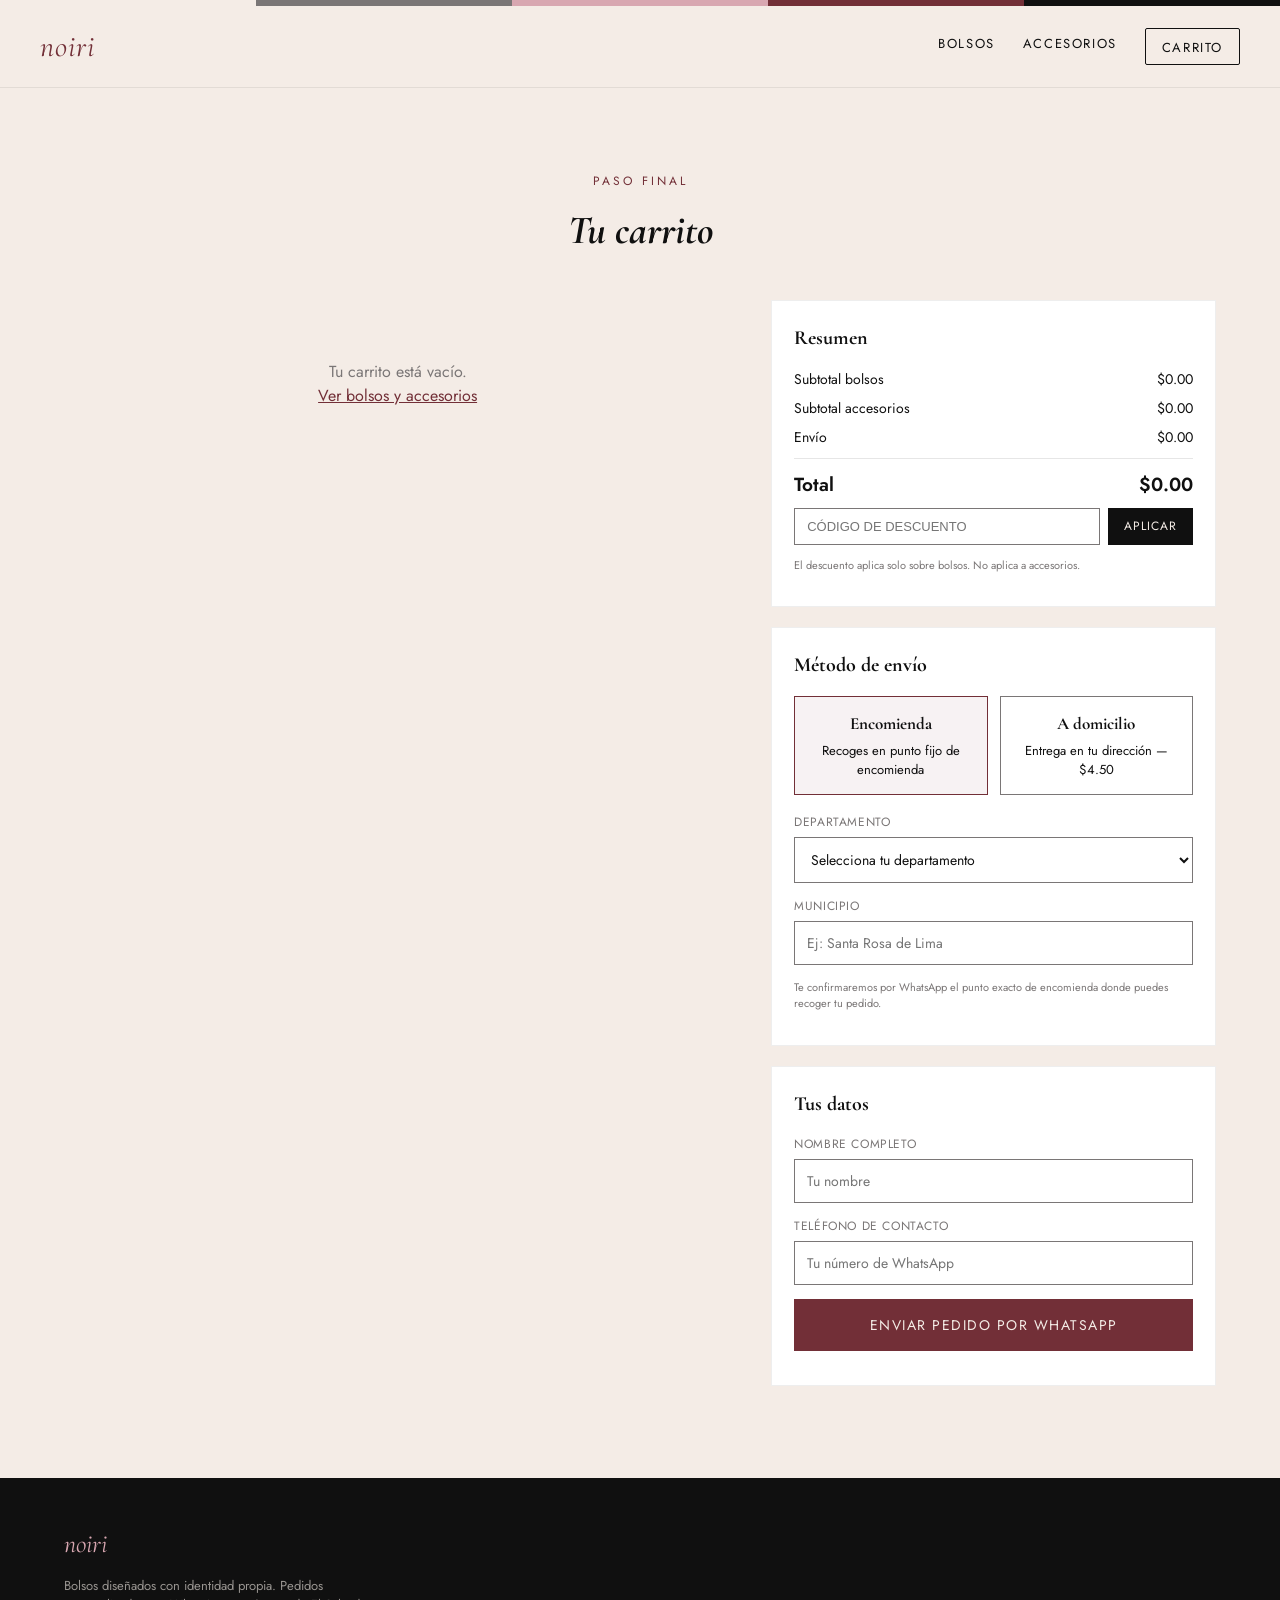
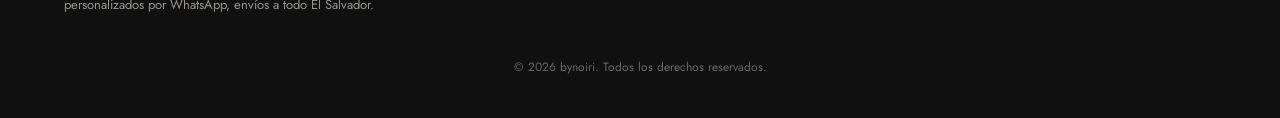
<file: carrito.html>
<!DOCTYPE html>
<html lang="es">
<head>
<meta charset="UTF-8">
<meta name="viewport" content="width=device-width, initial-scale=1.0">
<title>Tu carrito — noiri</title>
<link rel="preconnect" href="https://fonts.googleapis.com">
<link href="https://fonts.googleapis.com/css2?family=Cormorant+Garamond:ital,wght@0,500;0,600;1,500;1,600&family=Jost:wght@400;500;600&display=swap" rel="stylesheet">
<link rel="stylesheet" href="css/style.css">
</head>
<body>

<div class="cinta-noiri"><span class="c1"></span><span class="c2"></span><span class="c3"></span><span class="c4"></span><span class="c5"></span></div>

<header class="encabezado">
  <div class="envoltorio encabezado-fila" id="encabezadoFila">
    <a href="index.html" class="logo">noiri</a>
    <nav class="nav-principal">
      <a href="index.html#bolsos">Bolsos</a>
      <a href="index.html#accesorios">Accesorios</a>
      <a href="carrito.html" class="icono-carrito">
        Carrito <span class="badge-carrito" data-cart-badge>0</span>
      </a>
    </nav>
    <button class="btn-menu-movil" id="btnMenuMovil" aria-label="Abrir menú">☰</button>
  </div>
</header>

<section class="seccion">
  <div class="envoltorio">
    <div class="seccion-encabezado">
      <p class="seccion-eyebrow">Paso final</p>
      <h2 class="seccion-titulo">Tu carrito</h2>
    </div>

    <div class="carrito-layout">

      <!-- ============ COLUMNA IZQUIERDA: PRODUCTOS ============ -->
      <div>
        <div class="carrito-lista" id="listaCarrito"></div>
      </div>

      <!-- ============ COLUMNA DERECHA: RESUMEN + ENVÍO ============ -->
      <div>

        <div class="bloque">
          <h3>Resumen</h3>
          <div class="fila-total"><span>Subtotal bolsos</span><span id="subtotalBolsos">$0.00</span></div>
          <div class="fila-total" id="filaDescuento" style="display:none;">
            <span>Descuento (<span id="codigoAplicadoTexto"></span>)</span>
            <span class="valor-descuento" id="valorDescuento">-$0.00</span>
          </div>
          <div class="fila-total"><span>Subtotal accesorios</span><span id="subtotalAccesorios">$0.00</span></div>
          <div class="fila-total"><span>Envío</span><span id="costoEnvioResumen">$0.00</span></div>
          <div class="fila-total grande"><span>Total</span><span id="totalFinal">$0.00</span></div>

          <div class="grupo-descuento">
            <input type="text" id="inputDescuento" placeholder="Código de descuento">
            <button type="button" id="btnAplicarDescuento">Aplicar</button>
          </div>
          <p class="msg-descuento" id="msgDescuento"></p>
          <p class="nota-descuento">El descuento aplica solo sobre bolsos. No aplica a accesorios.</p>
        </div>

        <div class="bloque">
          <h3>Método de envío</h3>
          <div class="metodos-envio">
            <div class="metodo-envio activo" data-metodo="encomienda">
              <strong>Encomienda</strong>
              Recoges en punto fijo de encomienda
            </div>
            <div class="metodo-envio" data-metodo="domicilio">
              <strong>A domicilio</strong>
              Entrega en tu dirección — $4.50
            </div>
          </div>

          <!-- Campos ENCOMIENDA -->
          <div class="campos-envio visible" id="camposEncomienda">
            <div class="campo">
              <label>Departamento</label>
              <select id="encomiendaDepartamento">
                <option value="">Selecciona tu departamento</option>
              </select>
            </div>
            <div class="campo">
              <label>Municipio</label>
              <input type="text" id="encomiendaMunicipio" placeholder="Ej: Santa Rosa de Lima">
            </div>
            <p class="nota-descuento">Te confirmaremos por WhatsApp el punto exacto de encomienda donde puedes recoger tu pedido.</p>
          </div>

          <!-- Campos DOMICILIO -->
          <div class="campos-envio" id="camposDomicilio">
            <div class="campo">
              <label>Departamento</label>
              <select id="domicilioDepartamento">
                <option value="">Selecciona tu departamento</option>
              </select>
            </div>
            <div class="campo">
              <label>Municipio</label>
              <input type="text" id="domicilioMunicipio" placeholder="Ej: San Miguel">
            </div>
            <div class="campo">
              <label>Dirección exacta</label>
              <textarea id="domicilioDireccion" placeholder="Colonia, urbanización o residencial, número de casa, punto de referencia dentro de la zona"></textarea>
            </div>
            <div class="campo">
              <label>Punto de referencia</label>
              <input type="text" id="domicilioReferencia" placeholder="Ej: frente a la iglesia, casa de portón negro">
            </div>
            <div class="campo">
              <label>Teléfono para la entrega</label>
              <input type="tel" id="domicilioTelefono" placeholder="Número donde te puede contactar el motorista">
            </div>
          </div>
        </div>

        <div class="bloque">
          <h3>Tus datos</h3>
          <div class="campo">
            <label>Nombre completo</label>
            <input type="text" id="clienteNombre" placeholder="Tu nombre">
          </div>
          <div class="campo">
            <label>Teléfono de contacto</label>
            <input type="tel" id="clienteTelefono" placeholder="Tu número de WhatsApp">
          </div>

          <button class="btn-whatsapp" id="btnEnviarPedido">Enviar pedido por WhatsApp</button>
          <p class="aviso-form" id="avisoForm"></p>
        </div>

      </div>
    </div>
  </div>
</section>

<footer>
  <div class="envoltorio footer-fila">
    <div>
      <div class="footer-logo">noiri</div>
      <p>Bolsos diseñados con identidad propia. Pedidos personalizados por WhatsApp, envíos a todo El Salvador.</p>
    </div>
  </div>
  <p class="footer-copy">© <span id="anio"></span> bynoiri. Todos los derechos reservados.</p>
</footer>

<script src="js/products.js"></script>
<script src="js/common.js"></script>
<script src="js/carrito.js"></script>
<script>document.getElementById("anio").textContent = new Date().getFullYear();</script>
</body>
</html>
</file>
<file: css/style.css>
/* ==========================================================================
   NOIRI — Identidad visual
   Beige base · Gris equilibrador · Rosado femenino · Vino con carácter
   · Negro estructura
   ========================================================================== */

:root {
  --beige: #F4ECE6;
  --gris: #7A7676;
  --rosado: #D8A7B1;
  --vino: #722F37;
  --negro: #101010;

  --radio: 2px;
  --transicion: 0.35s ease;
  --font-display: "Cormorant Garamond", Georgia, serif;
  --font-body: "Jost", "Helvetica Neue", Arial, sans-serif;
}

* { box-sizing: border-box; }
html { scroll-behavior: smooth; }

body {
  margin: 0;
  background: var(--beige);
  color: var(--negro);
  font-family: var(--font-body);
  font-size: 16px;
  line-height: 1.5;
  -webkit-font-smoothing: antialiased;
}

img { max-width: 100%; display: block; }
a { color: inherit; text-decoration: none; }
button { font-family: inherit; cursor: pointer; }

/* -------------------- La "cinta" — elemento firma de la marca --------------------
   Franja delgada con los 5 colores oficiales. Actúa como el "sello" de noiri
   y reaparece como separador entre secciones en vez de una línea genérica. */
.cinta-noiri {
  height: 6px;
  width: 100%;
  display: flex;
}
.cinta-noiri span { flex: 1; }
.cinta-noiri .c1 { background: var(--beige); }
.cinta-noiri .c2 { background: var(--gris); }
.cinta-noiri .c3 { background: var(--rosado); }
.cinta-noiri .c4 { background: var(--vino); }
.cinta-noiri .c5 { background: var(--negro); }

.envoltorio {
  max-width: 1200px;
  margin: 0 auto;
  padding: 0 24px;
}

/* -------------------- Encabezado -------------------- */
.encabezado {
  position: sticky;
  top: 0;
  z-index: 40;
  background: var(--beige);
  border-bottom: 1px solid rgba(16,16,16,0.08);
}
.encabezado-fila {
  display: flex;
  align-items: center;
  justify-content: space-between;
  padding: 18px 0;
}
.logo {
  font-family: var(--font-display);
  font-style: italic;
  font-size: 30px;
  letter-spacing: 1px;
  color: var(--vino);
  display: inline-flex;
  align-items: center;
  gap: 10px;
}
.logo img { height: 30px; width: auto; display: block; }
.logo .logo-icono { height: 20px; }
.nav-principal {
  display: flex;
  gap: 28px;
  align-items: center;
}
.nav-principal a {
  font-size: 13px;
  letter-spacing: 1.6px;
  text-transform: uppercase;
  color: var(--negro);
  position: relative;
  padding-bottom: 6px;
}
.nav-principal a::after {
  content: "";
  position: absolute;
  left: 0; right: 0; bottom: 0;
  height: 1px;
  background: var(--vino);
  transform: scaleX(0);
  transition: transform var(--transicion);
}
.nav-principal a:hover::after { transform: scaleX(1); }

.icono-carrito {
  position: relative;
  display: inline-flex;
  align-items: center;
  gap: 6px;
  font-size: 13px;
  letter-spacing: 1.4px;
  text-transform: uppercase;
  border: 1px solid var(--negro);
  padding: 9px 16px;
  border-radius: var(--radio);
  transition: background var(--transicion), color var(--transicion);
}
.icono-carrito:hover { background: var(--negro); color: var(--beige); }
.badge-carrito {
  display: none;
  align-items: center;
  justify-content: center;
  min-width: 18px;
  height: 18px;
  border-radius: 50%;
  background: var(--vino);
  color: var(--beige);
  font-size: 11px;
  padding: 0 4px;
}

.btn-menu-movil {
  display: none;
  background: none;
  border: none;
  font-size: 26px;
  color: var(--negro);
}

/* -------------------- Héroe --------------------
   Color de marca + foto de portada (images/hero.webp) + un resplandor
   circular en CSS detrás del wordmark "noiri" como acento decorativo. */
/* -------------------- Héroe --------------------
   Foto de fondo centrada, con un degradado beige radial detrás del
   texto para que se lea bien sin importar el contenido de la imagen. */
.hero {
  position: relative;
  min-height: 82vh;
  display: flex;
  align-items: center;
  justify-content: center;
  text-align: center;
  background:
    radial-gradient(ellipse at center 25%, rgba(244,236,230,0.06) 0%, rgba(244,236,230,0.45) 35%, rgba(244,236,230,0.15) 60%, rgba(244,236,230,0) 78%),
    var(--beige) url("../images/hero.webp") center center/cover no-repeat;
}
.hero-contenido {
  color: var(--negro);
  padding: 44px 40px;
  max-width: 560px;
  margin: 0 20px;
}
.hero-logo { margin: 0 auto 26px; text-align: center; }
.hero-logo img { height: 70px; width: auto; margin: 0 auto; }
.hero h1 {
  font-family: var(--font-body);
  font-weight: 600;
  font-size: clamp(30px, 4.8vw, 48px);
  line-height: 1.2;
  margin: 0 0 16px;
  letter-spacing: 0.2px;
  color: var(--negro);
  text-align: center;
}
.hero p {
  max-width: 420px;
  margin: 0 auto 30px;
  font-size: 20px;
  color: var(--negro);
  text-align: center;
}
.btn-vino {
  display: inline-block;
  background: var(--vino);
  color: var(--beige);
  border: 1px solid var(--vino);
  padding: 17px 36px;
  font-size: 14px;
  letter-spacing: 2px;
  text-transform: uppercase;
  font-weight: 600;
  border-radius: var(--radio);
  transition: background var(--transicion), color var(--transicion), border-color var(--transicion);
}
.btn-vino:hover { background: var(--rosado); border-color: var(--rosado); color: var(--beige); }
.hero-confianza {
  margin-top: 30px;
  font-size: 16px;
  letter-spacing: 0.4px;
  color: var(--negro);
  display: flex;
  flex-wrap: nowrap;
  white-space: nowrap;
  justify-content: center;
  gap: 8px;
}
.hero-confianza span:not(:last-child)::after { content: "•"; margin-left: 8px; color: var(--rosado); }

/* -------------------- Secciones -------------------- */
.seccion { padding: 72px 0; }
.seccion-encabezado { text-align: center; margin-bottom: 40px; }
.seccion-eyebrow {
  font-size: 12px;
  letter-spacing: 3px;
  text-transform: uppercase;
  color: var(--vino);
  margin-bottom: 10px;
}
.seccion-titulo {
  font-family: var(--font-display);
  font-style: italic;
  font-size: 40px;
  margin: 0;
  color: var(--negro);
}
.seccion-sub {
  color: var(--gris);
  font-size: 14px;
  margin-top: 10px;
}

/* -------------------- Filtros -------------------- */
.filtros {
  display: flex;
  flex-wrap: wrap;
  gap: 10px;
  justify-content: center;
  margin-bottom: 40px;
}
.chip {
  font-size: 12px;
  letter-spacing: 1px;
  text-transform: uppercase;
  padding: 9px 18px;
  border: 1px solid var(--gris);
  border-radius: 20px;
  background: transparent;
  color: var(--negro);
  transition: all var(--transicion);
}
.chip:hover { border-color: var(--vino); }
.chip.activo {
  background: var(--negro);
  border-color: var(--negro);
  color: var(--beige);
}
.filtros-fila { display: flex; flex-direction: column; gap: 14px; align-items: center; }

/* -------------------- Grilla de productos -------------------- */
.grilla-productos {
  display: grid;
  grid-template-columns: repeat(auto-fill, minmax(230px, 1fr));
  gap: 28px;
}
.tarjeta-producto {
  background: #fff;
  border: 1px solid rgba(16,16,16,0.07);
  overflow: hidden;
  transition: box-shadow var(--transicion);
}
.tarjeta-producto:hover { box-shadow: 0 14px 30px rgba(16,16,16,0.12); }

.foto-producto {
  position: relative;
  aspect-ratio: 3 / 4;
  overflow: hidden;
  background: var(--beige);
  cursor: pointer;
}
.foto-producto img {
  position: absolute;
  inset: 0;
  width: 100%; height: 100%;
  object-fit: cover;
  transition: opacity var(--transicion);
}
.foto-producto img.foto-atras { opacity: 0; }
.foto-producto:hover img.foto-frente { opacity: 0; }
.foto-producto:hover img.foto-atras { opacity: 1; }

.etiqueta-vendido {
  position: absolute;
  top: 10px; left: 10px;
  background: var(--vino);
  color: var(--beige);
  font-size: 10px;
  letter-spacing: 1.5px;
  text-transform: uppercase;
  padding: 5px 10px;
  z-index: 2;
}

.info-producto { padding: 16px 16px 18px; }
.info-producto .categoria {
  font-size: 11px;
  letter-spacing: 1.4px;
  text-transform: uppercase;
  color: var(--gris);
}
.info-producto h3 {
  font-family: var(--font-display);
  font-size: 21px;
  margin: 6px 0 4px;
  font-weight: 600;
}
.info-producto .tamano-precio {
  display: flex;
  justify-content: space-between;
  align-items: baseline;
  margin-bottom: 14px;
}
.info-producto .tamano-precio .precio {
  font-size: 18px;
  color: var(--vino);
  font-weight: 600;
}
.info-producto .tamano-precio .tamano { font-size: 12px; color: var(--gris); }

.btn-agregar {
  width: 100%;
  border: 1px solid var(--negro);
  background: transparent;
  color: var(--negro);
  padding: 10px 0;
  font-size: 12px;
  letter-spacing: 1.6px;
  text-transform: uppercase;
  transition: background var(--transicion), color var(--transicion);
}
.btn-agregar:hover { background: var(--negro); color: var(--beige); }
.btn-agregar.agregado { background: var(--vino); color: var(--beige); border-color: var(--vino); }

/* -------------------- Modal galería (4 fotos) -------------------- */
.modal-fondo {
  display: none;
  position: fixed; inset: 0;
  background: rgba(16,16,16,0.75);
  z-index: 100;
  align-items: center;
  justify-content: center;
  padding: 20px;
}
.modal-fondo.abierto { display: flex; }
.modal-galeria {
  background: var(--beige);
  max-width: 880px;
  width: 100%;
  max-height: 90vh;
  overflow-y: auto;
  padding: 26px;
  position: relative;
}
.modal-cerrar {
  position: absolute;
  top: 14px; right: 18px;
  background: none; border: none;
  font-size: 26px;
  color: var(--negro);
  line-height: 1;
}
.modal-titulo { font-family: var(--font-display); font-size: 26px; margin: 0 0 16px; }
.modal-grid-fotos {
  display: grid;
  grid-template-columns: repeat(4, 1fr);
  gap: 12px;
  margin-bottom: 20px;
}
.modal-grid-fotos figure { margin: 0; }
.modal-grid-fotos img { aspect-ratio: 3/4; object-fit: cover; }
.modal-grid-fotos figcaption {
  text-align: center;
  font-size: 11px;
  letter-spacing: 1px;
  text-transform: uppercase;
  color: var(--gris);
  margin-top: 6px;
}

/* -------------------- Footer -------------------- */
footer { background: var(--negro); color: var(--beige); padding: 46px 0 30px; }
.footer-fila { display: flex; justify-content: space-between; flex-wrap: wrap; gap: 24px; }
.footer-logo { font-family: var(--font-display); font-style: italic; font-size: 26px; color: var(--rosado); }
.footer-fila p { color: rgba(244,236,230,0.6); font-size: 13px; max-width: 320px; }
.footer-copy { text-align: center; margin-top: 30px; font-size: 12px; color: rgba(244,236,230,0.4); }

/* ==========================================================================
   CARRITO Y ENVÍO
   ========================================================================== */
.carrito-layout {
  display: grid;
  grid-template-columns: 1.5fr 1fr;
  gap: 40px;
  align-items: start;
}
.carrito-lista { display: flex; flex-direction: column; gap: 16px; }
.carrito-vacio { text-align: center; padding: 60px 20px; color: var(--gris); }
.carrito-vacio a { color: var(--vino); text-decoration: underline; }

.linea-carrito {
  display: grid;
  grid-template-columns: 84px 1fr auto;
  gap: 16px;
  align-items: center;
  background: #fff;
  border: 1px solid rgba(16,16,16,0.07);
  padding: 14px;
}
.linea-carrito img { width: 84px; height: 112px; object-fit: cover; }
.linea-carrito h4 { margin: 0 0 4px; font-family: var(--font-display); font-size: 18px; }
.linea-carrito .meta { font-size: 12px; color: var(--gris); margin-bottom: 8px; }
.linea-carrito .precio-unit { font-size: 13px; color: var(--vino); }

.stepper { display: flex; align-items: center; border: 1px solid var(--gris); width: fit-content; }
.stepper button {
  width: 28px; height: 28px;
  background: none; border: none;
  font-size: 16px; color: var(--negro);
}
.stepper span { width: 30px; text-align: center; font-size: 14px; }

.col-derecha-carrito { display: flex; flex-direction: column; gap: 10px; text-align: right; }
.btn-quitar { border: none; background: none; color: var(--gris); font-size: 12px; text-decoration: underline; }
.subtotal-linea { font-weight: 600; }

.bloque {
  background: #fff;
  border: 1px solid rgba(16,16,16,0.07);
  padding: 22px;
  margin-bottom: 20px;
}
.bloque h3 {
  font-family: var(--font-display);
  font-size: 20px;
  margin: 0 0 16px;
}
.fila-total { display: flex; justify-content: space-between; font-size: 14px; margin-bottom: 8px; color: var(--negro); }
.fila-total.grande { font-size: 19px; font-weight: 600; border-top: 1px solid rgba(16,16,16,0.1); padding-top: 12px; margin-top: 10px; }
.fila-total .valor-descuento { color: var(--vino); }

.grupo-descuento { display: flex; gap: 8px; margin-top: 6px; }
.grupo-descuento input {
  flex: 1;
  padding: 10px 12px;
  border: 1px solid var(--gris);
  font-size: 13px;
  text-transform: uppercase;
}
.grupo-descuento button {
  background: var(--negro);
  color: var(--beige);
  border: none;
  padding: 0 16px;
  font-size: 12px;
  letter-spacing: 1px;
  text-transform: uppercase;
}
.msg-descuento { font-size: 12px; margin-top: 8px; }
.msg-descuento.ok { color: #4b7a4f; }
.msg-descuento.error { color: var(--vino); }
.nota-descuento { font-size: 11px; color: var(--gris); margin-top: 6px; }

.metodos-envio { display: flex; gap: 12px; margin-bottom: 18px; }
.metodo-envio {
  flex: 1;
  border: 1px solid var(--gris);
  padding: 14px 12px;
  text-align: center;
  cursor: pointer;
  font-size: 13px;
}
.metodo-envio strong { display: block; font-family: var(--font-display); font-size: 17px; margin-bottom: 4px; }
.metodo-envio.activo { border-color: var(--vino); background: rgba(114,47,55,0.06); }

.campo { margin-bottom: 14px; }
.campo label { display: block; font-size: 12px; letter-spacing: 0.6px; margin-bottom: 6px; color: var(--gris); text-transform: uppercase; }
.campo input, .campo select, .campo textarea {
  width: 100%;
  padding: 11px 12px;
  border: 1px solid var(--gris);
  font-family: var(--font-body);
  font-size: 14px;
  background: #fff;
  color: var(--negro);
}
.campo textarea { min-height: 70px; resize: vertical; }
.campos-envio { display: none; }
.campos-envio.visible { display: block; }

.btn-whatsapp {
  width: 100%;
  background: #722F37;
  color: var(--beige);
  border: none;
  padding: 16px;
  font-size: 14px;
  letter-spacing: 1.5px;
  text-transform: uppercase;
  display: flex;
  align-items: center;
  justify-content: center;
  gap: 10px;
  transition: opacity var(--transicion);
}
.btn-whatsapp:hover { opacity: 0.88; }
.btn-whatsapp:disabled { background: var(--gris); cursor: not-allowed; }
.aviso-form { font-size: 12px; color: var(--vino); margin-top: 10px; text-align: center; }

/* -------------------- Responsive -------------------- */
@media (max-width: 900px) {
  .carrito-layout { grid-template-columns: 1fr; }
}
@media (max-width: 768px) {
  .nav-principal { display: none; }
  .btn-menu-movil { display: block; }
  .hero {
    min-height: 90vh;
    padding: 0 16px;
  }
  .hero-contenido { margin: 0; max-width: 100%; padding: 32px 24px; }
  .hero-confianza { justify-content: center; }
  .encabezado-fila.menu-abierto .nav-principal {
    display: flex;
    position: absolute;
    top: 100%; left: 0; right: 0;
    background: var(--beige);
    flex-direction: column;
    padding: 20px 24px;
    border-bottom: 1px solid rgba(16,16,16,0.08);
    gap: 18px;
  }
  .modal-grid-fotos { grid-template-columns: repeat(2, 1fr); }
  .linea-carrito { grid-template-columns: 70px 1fr; }
  .col-derecha-carrito { grid-column: 1 / -1; flex-direction: row; justify-content: space-between; align-items: center; text-align: left; }
}
@media (max-width: 480px) {
  .hero-confianza { flex-wrap: wrap; white-space: normal; }
}
</file>
